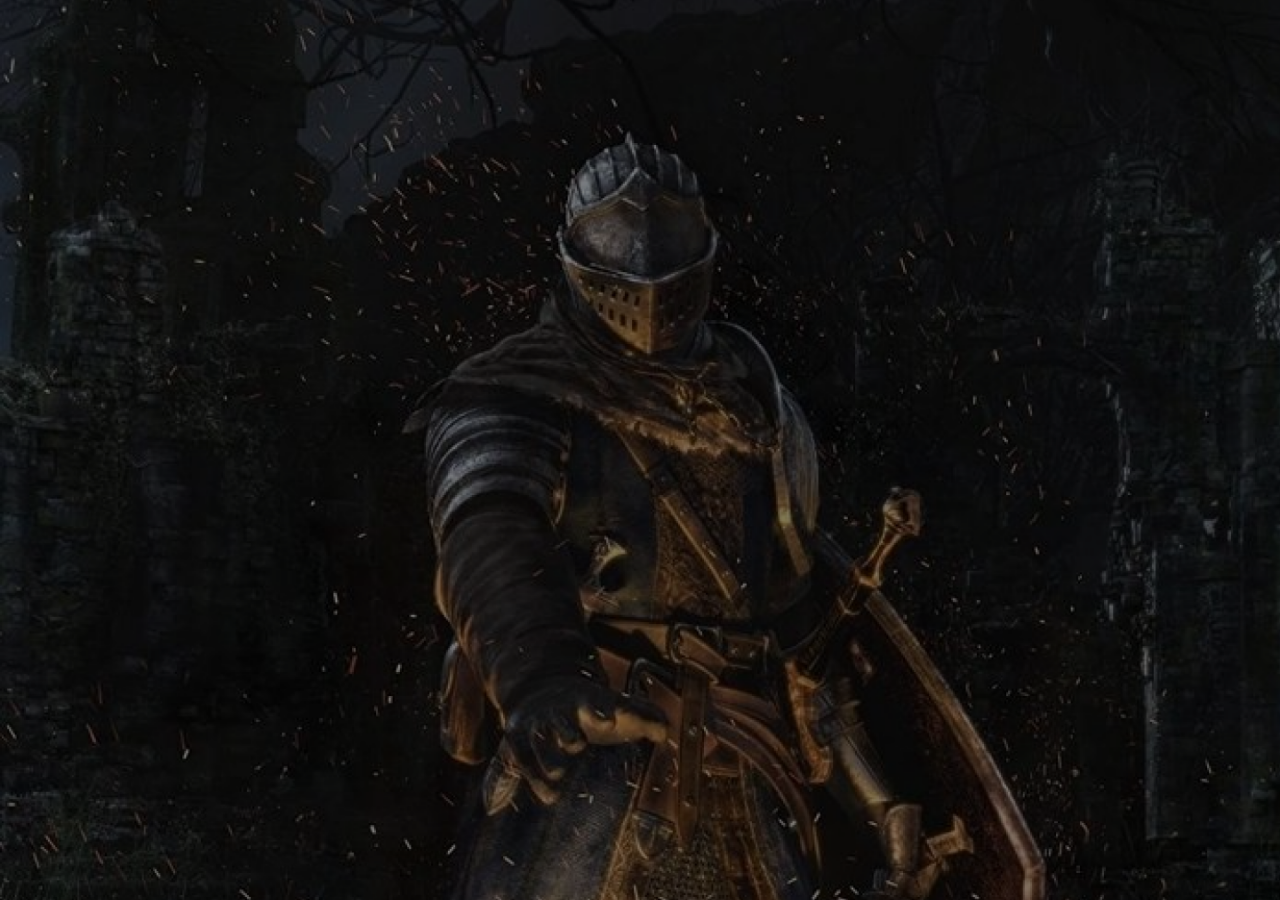
<file: index.html>
<!DOCTYPE html>
<html lang="en">

<head>
    <link rel="stylesheet" href="style.css">
    <title>Starting Page</title>
</head>

<body>
    <div class="container fade-in">
        <div class="title-box">
            <h1>DARK SOULS</h1>
            <h3>COVENANT TEST</h3>
            <button class="press" id="press-button">PRESS TO LOGIN</button>
        </div>
    </div>

    <script>
        const button = document.getElementById('press-button');

        button.addEventListener('click', () => {
            // Tambahkan kelas transisi keluar
            button.classList.add('fade-out');

            // Tunggu efek transisi selesai (0.8s) sebelum berpindah halaman
            setTimeout(() => {
                window.location.href = '/Page/login/login.html';
            }, 800);
        });
    </script>
</body>

</html>
</file>
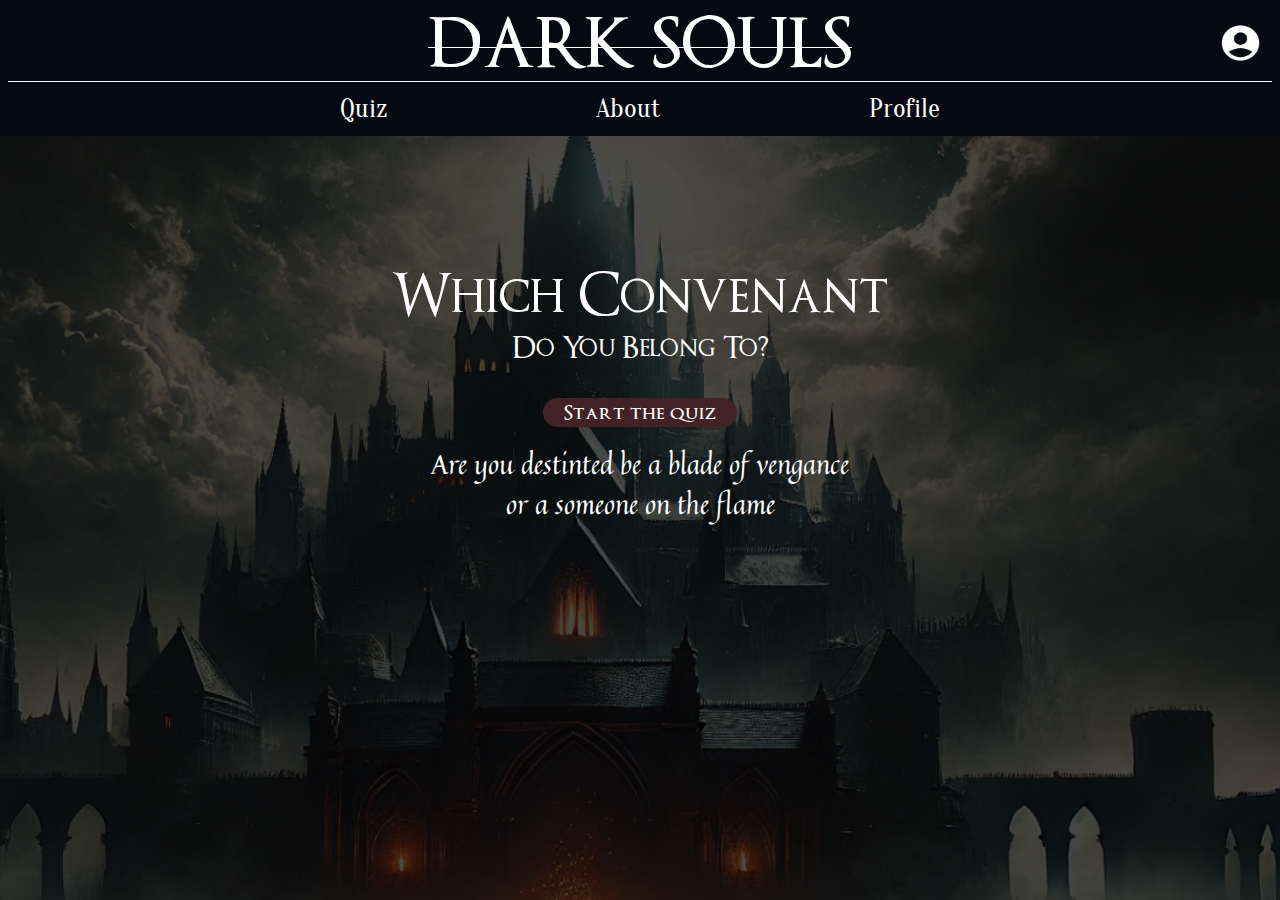
<file: Page/dashboard/dashboard.html>
<!DOCTYPE html>
<html lang="en">

<head>
    <meta charset="UTF-8">
    <meta name="viewport" content="width=device-width, initial-scale=1.0">
    <title>Dashboard</title>
    <link rel="stylesheet" href="dashstyle.css">
    <link rel="preconnect" href="https://fonts.googleapis.com">
    <link rel="preconnect" href="https://fonts.gstatic.com" crossorigin>
    <link href="https://fonts.googleapis.com/css2?family=Oranienbaum&display=swap" rel="stylesheet">
    <link rel="preconnect" href="https://fonts.googleapis.com">
    <link rel="preconnect" href="https://fonts.gstatic.com" crossorigin>
    <link href="https://fonts.googleapis.com/css2?family=Oranienbaum&family=Quintessential&display=swap"rel="stylesheet">
    <link rel="preconnect" href="https://fonts.googleapis.com">
    <link rel="preconnect" href="https://fonts.gstatic.com" crossorigin>
    <link href="https://fonts.googleapis.com/css2?family=Neucha&family=Oranienbaum&family=Quintessential&display=swap"rel="stylesheet">
</head>

<body>
    <iframe width="0" height="0" scrolling="no" frameborder="no" style="display: none;"
        src="https://w.soundcloud.com/player/?url=https%3A//soundcloud.com/praise-the-music/gravelord-nito&color=%23ff5500&auto_play=true&loop=true">
    </iframe>
    <div class="container">
        <div class="nav">
            <div class="navtitle">
                <nav class="title">
                    <h1>DARK SOULS</h1>
                </nav>
                <nav class="img"><img src="/Asset/Profile/Profile.png" alt=""></nav>
            </div>
            <div class="navmenu">
                <ul>
                    <li onclick="showContent('quiz')">Quiz</li>
                    <li onclick="showContent('about')">About</li>
                    <li onclick="showContent('profile')">Profile</li>
                </ul>
            </div>
        </div>
        <div class="content">
            <div id="quiz" class="content-section">
                <div class="quizcontain">
                <div class="quiz-title">
                    <h1>Which Convenant</h1>
                    <h3>Do You Belong To?</h3>
                </div>
                <button class="btnquiz">Start the quiz</button>
                <div class="quiz-desk">
                    <p>Are you destinted be a blade of vengance</p>
                    <p>or a someone on the flame</p>
                </div>
                </div>
            </div>
            <div id="about" class="content-section">
                <div class="aboutcontain">
                    <h2>DARK SOULS</h2>
                    <div class="abouttext">
                        <p>Dark Souls Covenant Test adalah sebuah kuis interaktif yang dirancang untuk
                            membantu Anda menemukan covenant mana yang paling cocok dengan kepribadian,
                            nilai, dan gaya bermain Anda dalam dunia Dark Souls. Setiap covenant di dalam game
                            memiliki filosofi, tujuan, dan keunikan tersendiri, dan kuis ini memberikan cara
                            menarik untuk mengeksplorasi ikatan Anda dengan salah satunya.</p>
                        <button class="btnabout" onclick="showContent('aboutmore')">Read More</button>
                    </div>
                    <div class="aboutimg">
                        <img src="/Asset/About/char.png" alt="Character Image">
                    </div>
                </div>
            </div>
            <div id="aboutmore" class="content-section">
                <div class="aboutcontain">
                    <h2>Apa itu Covenant di Dark Souls?</h2>
                    <div class="abouttext">
                        <p>Covenant adalah fraksi atau kelompok dalam Dark Souls yang menawarkan mekanika permainan
                        khusus, hadiah unik, dan lore yang mendalam. Bergabung dengan covenant mencerminkan pilihan
                        moral atau takdir pemain di dunia gelap dan penuh bahaya Lordran, Drangleic, atau Lothric. 
                        Beberapa Covenant yang ditampilkan:</p>
                        <ol>
                            <li>Warrior Of Sunlight</li>
                            <li>Princess's Guard</li>
                            <li>Darkwraith</li>
                            <li>Gravelord Servant</li>
                            <li>Forest Hunter</li>
                            <li>Blade of the Darkmoon</li>
                            <li>Chaos Servant</li>
                            <li>Path of the Dragon</li>
                            <li>Undead Legion</li>
                        </ol>
                    </div>
                    <div class="aboutimg">
                        <img src="/Asset/About/char.png" alt="Character Image">
                    </div>
                </div>
            </div>
            <div id="profile" class="content-section">
                <div class="profile-container">
                    
                    <div class="left">
                        <div class="border">
                            <div class="border-container">
                                <img src="/Asset/Profile/border.png" alt="">
                            </div>
                            <div class="border-content">
                                <div class="content-char">
                                    <img id="cov-char-left" src="/Asset/Profilee convenant/Gravelord Servant/Nito, First of the Dead.png" alt="">
                                </div>
                                <div class="content-main">
                                    <table>
                                        <tr>
                                            <td><img src="/Asset/Register login/mahkota.png" alt=""></td>
                                            <td>
                                                <p id="username">Username</p>
                                            </td>
                                        </tr>
                                        <tr>
                                            <td><img src="/Asset/Register login/tameng.png" alt=""></td>
                                            <td>
                                                <p id="email">Email</p>
                                            </td>
                                        </tr>
                                        <tr>
                                            <td><button class="btnstartagn">start again</button></td>
                                        </tr>
                                    </table>
                                </div>
                            </div>
                        </div>
                        <div class="cov-name-left">
                            <img src="/Asset/Profilee convenant/Darkwhraith/Buku.png" alt="">
                            <p id="cov-name" class="cov-name">Gravelord Servant</p>
                        </div>
                    </div>
                    <div class="right">
                        <div class="right-top">
                            <div class="logo" id="logo">
                                <img src="/Asset/Profilee convenant/Gravelord Servant/Logo.png" alt="">
                            </div>
                            <div class="covenant">
                                <p id="nickname" class="nickname" >As a fearless leader</p>
                                <p id="cov-name" class="cov-name">Gravelord Servant</p>
                            </div>
                            <div class="logo" id="logo">
                                <img src="/Asset/Profilee convenant/Gravelord Servant/Logo.png" alt="">
                            </div>
                        </div>
                        <div class="right-mid">
                            <div class="welcome">
                                <p>Welcome to </p><p id="cov-name">Gravelord Servant</p>
                            </div>
                            <div class="cov-desk">
                                <p id="cov-desk">Gravelord Servant melambangkan kehancuran, kekacauan, dan kematian. Covenant ini
                                adalah kebalikan dari tema penyembuhan atau perlindungan, menyoroti sisi gelap
                                dan tak terelakkan dari siklus kehidupan dan kematian.</p>
                            </div>
                        </div>
                        <div class="right-bottom">
                            <p id="cov-name" class="cov-name">Gravelord Servant</p>
                            <div class="cov-alliance">
                                <div class="cov-img-1">
                                    <img src="/Asset/Profilee convenant/Gravelord Servant/Nito, First of the Dead_.png" alt="">
                                </div>
                                <div class="cov-img-2">
                                    <img src="/Asset/Profilee convenant/Gravelord Servant/Necromancer.png" alt="">
                                </div>
                                <div class="cov-img-3">
                                    <img src="/Asset/Profilee convenant/Gravelord Servant/skeleton.png" alt="">
                                </div>
                            </div>
                        </div>
                    </div>
                </div>
            </div>
        </div>
    </div>

    <script>
        function showContent(section) {
                const sections = document.querySelectorAll('.content-section');

                sections.forEach((sectionElement) => {
                    if (sectionElement.id === section) {
                        // Tambahkan kelas aktif dengan sedikit jeda
                        setTimeout(() => {
                            sectionElement.classList.add('active');
                            sectionElement.style.display = 'block';
                        }, 50);
                    } else {
                        // Hapus kelas aktif untuk bagian yang lain
                        sectionElement.classList.remove('active');
                        setTimeout(() => {
                            sectionElement.style.display = 'none';
                        }, 500); // Sesuaikan durasi dengan CSS transition
                    }
                });

                // Ubah latar belakang jika diperlukan
                if (section === 'profile') {
                    document.body.classList.add('active-profile');
                } else {
                    document.body.classList.remove('active-profile');
                }
            }

            // Default menampilkan bagian quiz saat halaman dimuat
            window.onload = function () {
                showContent('quiz');
            };
    </script>
</body>
</html>
</file>
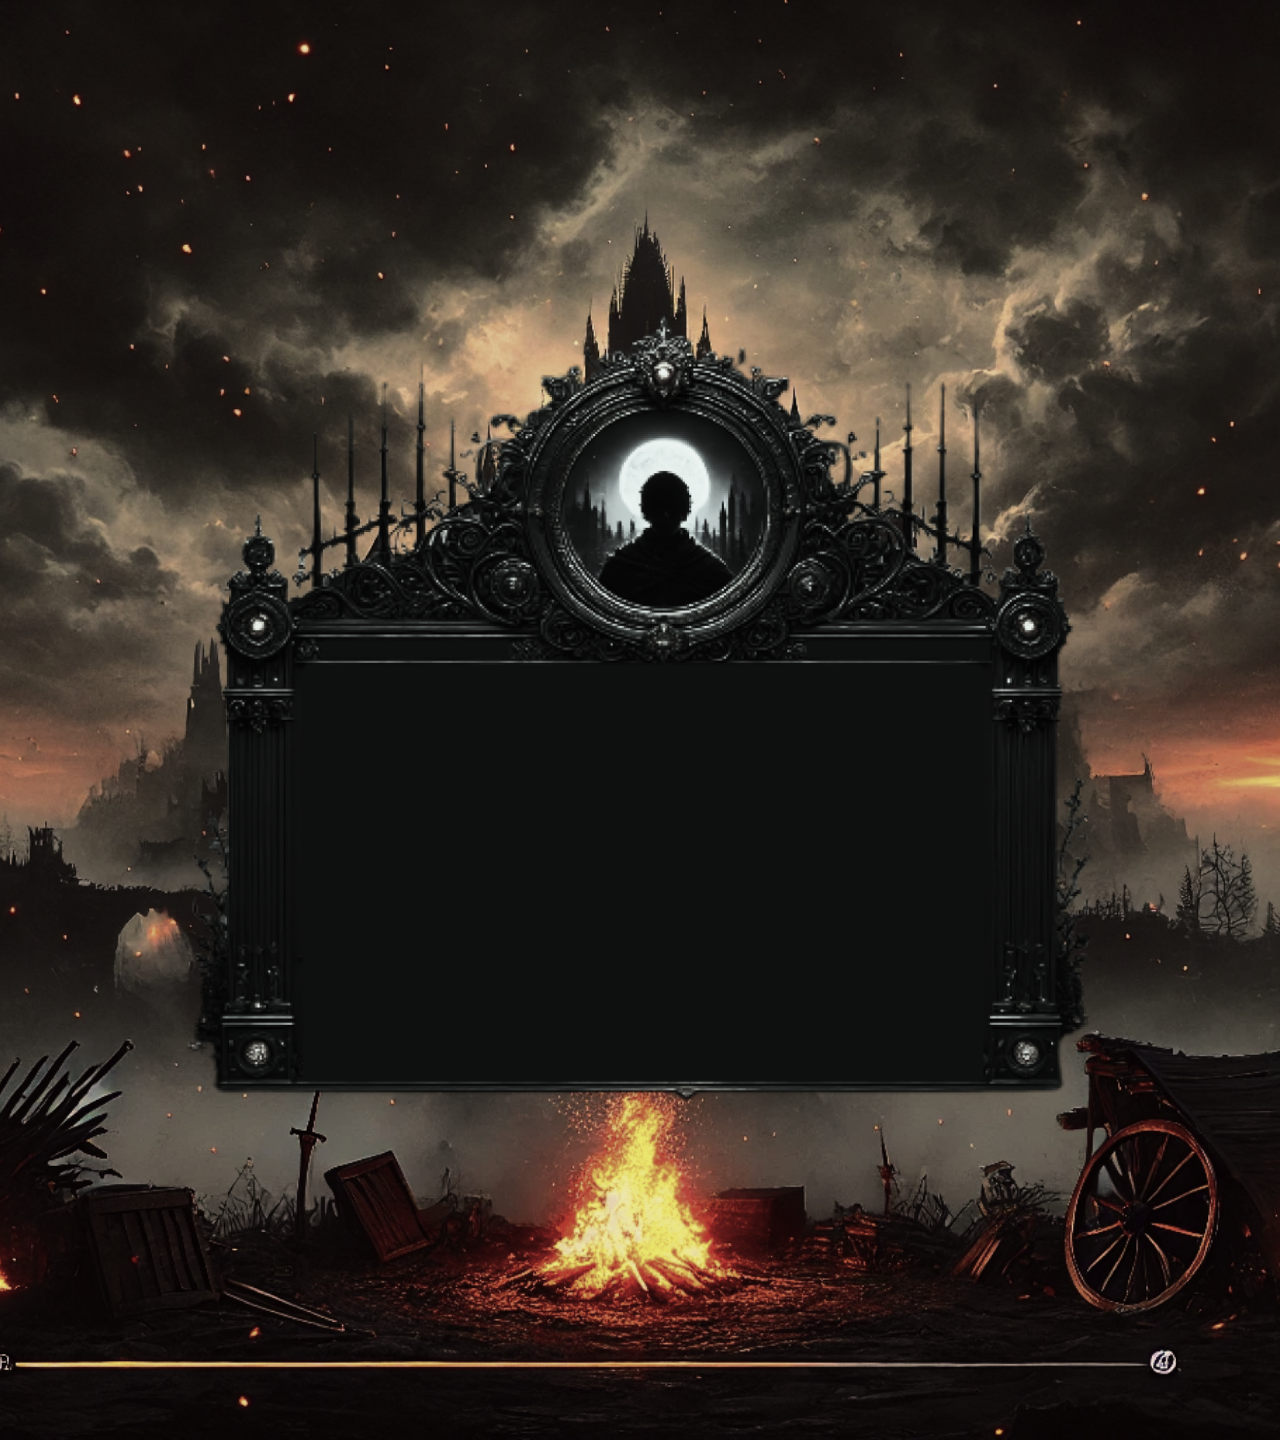
<file: Page/startquiz/startquiz.html>
<!DOCTYPE html>
<html lang="en">

<head>
    <meta charset="UTF-8">
    <meta name="viewport" content="width=device-width, initial-scale=1.0">
    <title>Start Quiz</title>
    <link rel="stylesheet" href="startstyle.css">
</head>

<body>
    <div class="container">
        <h1 class="title">DARK SOULS</h1>
        <div class="border">
            <img class="border-img" src="/Asset/Profile/border.png" alt="Border">
        </div>
        <div class="content">
            <div class="content-char">
                <img src="/Asset/Profile/Foto Char.png" alt="Character">
            </div>
            <div class="content-main">
                <table>
                    <tr>
                        <td><img src="/Asset/Register login/mahkota.png" alt="Mahkota"></td>
                        <td>
                            <p id="username">Username</p>
                        </td>
                    </tr>
                    <tr>
                        <td><img src="/Asset/Register login/tameng.png" alt="Tameng"></td>
                        <td>
                            <p id="email">Email</p>
                        </td>
                    </tr>
                    <tr>
                        <td>
                            <button class="btnstart">Start Quiz</button>
                        </td>
                    </tr>
                </table>
            </div>
        </div>
    </div>

    <!-- Tambahkan script di sini -->
    <script>
        document.addEventListener('DOMContentLoaded', () => {
            document.querySelector('.btnstart').addEventListener('click', () => {
                const container = document.querySelector('.container');
                console.log(container); // Memastikan elemen ditemukan
                container.classList.add('fade-out');

                setTimeout(() => {
                    window.location.href = '/Page/quiz/quiz.html';
                }, 2000); 
            });
        });
    </script>
</body>

</html>
</file>
<file: style.css>
* {
    margin: 0;
    padding: 0;
    box-sizing: border-box;
}

body {
    background-image: url('Asset/DarkSoul/Background.png');
    background-color: black;
    background-size: cover;
    background-repeat: no-repeat;
    overflow: hidden;
}

@font-face {
    font-family: 'OptimusPrincepsSemiBold';
    src: url('Asset/Video&Font/OptimusPrincepsSemiBold.ttf') format('truetype');
}

@font-face {
    font-family: 'OptimusPrinceps';
    src: url('Asset/Video&Font/OptimusPrinceps.ttf') format('truetype');
}

.container {
    display: flex;
    justify-content: center;
    align-items: center;
    height: 100vh;
    opacity: 1;
    transition: opacity 0.8s ease-in-out;
}

.container.fade-in {
    opacity: 0;
    animation: fadeIn 1s forwards;
}

@keyframes fadeIn {
    to {
        opacity: 1;
    }
}

.title-box {
    display: flex;
    justify-content: center;
    align-items: center;
    flex-direction: column;
    color: white;
}

h1 {
    font-family: 'OptimusPrincepsSemiBold';
    font-size: 6.25vmax;
    text-decoration: line-through 0.25vmax;
}

h3 {
    font-family: 'OptimusPrinceps';
    font-size: 2.474vmax;
    font-weight: 50;
    margin-top: -1.302vmax;
}

.press {
    font-family: 'OptimusPrincepsSemiBold';
    font-size: 1.563vmax;
    background: none;
    border: none;
    color: #FFD700;
    -webkit-text-stroke: white 0.007vmax;
    text-shadow: 0 0 0.651vmax #FFD700, 0 0 1.302vmax #FFD700, 0 0 1.953vmax #FFD700;
    transition: all 0.3s ease;
    cursor: pointer;
    margin-top: 1.953vmax;
}

.press:hover {
    transform: scale(1.1);
    text-shadow: 0 0 1.302vmax #FFD700, 0 0 1.953vmax #FFD700, 0 0 2.604vmax #FFD700, 0 0 3.255vmax #FFD700;
}

.press.fade-out {
    transform: scale(1.5);
    text-shadow: 0 0 2vmax #FFD700, 0 0 4vmax #FFD700, 0 0 6vmax rgba(255, 215, 0, 0);
    opacity: 0;
    transition: all 0.8s ease-in-out;
}
</file>
<file: Page/dashboard/dashstyle.css>
* {
    margin: 0;
    padding: 0;
    box-sizing: border-box;
}

body {
    background-image: url('../../Asset/About/background.png');
    background-color: black;
    background-size: cover;
    background-repeat: no-repeat;
    background-position: center;
    background-position-y: 10.612vmax;

}

@font-face {
    font-family: 'OptimusPrincepsSemiBold';
    src: url('../../Asset/Video&Font/OptimusPrincepsSemiBold.ttf') format('truetype');
}

@font-face {
    font-family: 'OptimusPrinceps';
    src: url('../../Asset/Video&Font/OptimusPrinceps.ttf') format('truetype');
}

@font-face {
    font-family: 'Oranienbaum';
    src: url('../../Asset/Video&Font/Oranienbaum.ttf') format('truetype');
}

@font-face {
    font-family: 'Papyrus';
    src: url('../../Asset/Video&Font/papyrus.ttf') format('truetype');
}
.nav {
    display: flex;
    flex-direction: column;
    align-items: center;
    height: 10.612vmax;
    width: 100%;
    padding: 0.651vmax;
    color: white;
    background-color: #060911;
}

.navtitle {
    display: flex;
    align-items: center;
    border-bottom: 0.13vmax solid white;
    height: 6.51vmax;
    width: 100%;
    padding: 0.651vmax;
    position: relative;
}

.title {
    position: absolute;
    left: 50%;
    transform: translateX(-50%);
    font-family: 'OptimusPrincepsSemiBold';
    font-size: 2.604vmax;
    text-decoration: line-through 0.065vmax;
    white-space: nowrap;
}

.img {
    margin-left: auto;
}

.img img {
    width: 3.581vmax;
}

.navmenu {
    display: flex;
    justify-content: center;
    align-items: center;
    height: 4.102vmax;
    gap: 1.302vmax;
    list-style: none;
}

.navmenu ul {
    display: flex;
    padding: 0;
    margin-top: 0.586vmax;
    list-style: none;
    gap: 16.276vmax;
}

.navmenu li {
    font-family: 'Oranienbaum';
    font-size: 2.083vmax;
    color: white;
    cursor: pointer;
}

.navmenu li:hover {
    color: #f4b400;
}

.container{
    height: 100vh;
}

.content-section {
    margin: 15% 5% 15% 5%;
}

.quizcontain {
    display: flex;
    flex-direction: column;
    justify-content: center;
    align-items: center;
    margin-top: 10vmax;
}

#quiz {
    margin: 10vmax;
    margin-left: auto;
    height: auto;
    width: 100%;
    display: flex;
    flex-direction: column;
    justify-content: center;
    /* Memusatkan elemen secara vertikal */
    align-items: center;
    /* Memusatkan elemen secara horizontal */
    color: white;
    text-align: center;
}

.quiz-title {
    margin-bottom: 1.302vmax;
    /* Memberikan jarak antara judul dan elemen lainnya */
    text-align: center;
    font-family: 'OptimusPrinceps';
}

.quiz-title h1 {
    font-size: 4.557vmax;
    font-weight: 100;
    margin: 0;
}

.quiz-title h3 {
    font-size: 2.344vmax;
    font-weight: 100;
    margin: 0;
}

.btnquiz {
    color: white;
    font-family: 'OptimusPrincepsSemiBold';
    font-size: 1.563vmax;
    padding: 0.195vmax 1.628vmax;
    /* Menyatukan padding */
    border-radius: 1.302vmax;
    background-color: #432226;
    margin: 1.302vmax 0;
    /* Memberikan jarak antara tombol dan elemen lainnya */
    border: none;
    cursor: pointer;
    transition: background-color 0.3s;
}

.btnquiz:hover {
    background-color: #5a2d2f;
    /* Warna berubah saat di-hover */
}

.quiz-desk p{
    text-align: center;
    font-family: quintessential;
    font-size: 2.083vmax;
    max-width: 39.063vmax;
    /* Batas lebar teks agar tidak terlalu melebar */
    margin: 0 auto;
    /* Memastikan teks tetap di tengah */
}

.aboutcontain {
    display: flex;
    flex-wrap: wrap;
    /* Membuat elemen tetap rapi jika layar lebih kecil */
    align-items: center;
    /* Rata vertikal elemen */
    gap: 1.302vmax;
    /* Jarak antara teks dan gambar */
    color: white;
    padding: 1.302vmax;
}

.abouttext {
    flex: 1 1 60%;
    width: 20%;
    /* Mengatur teks mengambil 60% ruang, fleksibel */
    text-align: left;
}

.aboutcontain h2 {
    font-family: 'OptimusPrincepsSemiBold';
    width: 100%;
    font-size: 4.557vmax;
    margin-bottom: 1.302vmax;
}

.abouttext p {
    font-family: Oranienbaum;
    font-size: 1.563vmax;
    line-height: 1.5;
    margin: 0;
}

.abouttext ol {
    font-family: Oranienbaum;
    font-size: 1.563vmax;
    line-height: 1.5;
    margin: 0;
    margin-left: 1.628vmax;
    margin-top: 0.651vmax;
}

.btnabout {
    margin-top: 1.302vmax;
    /* Jarak atas tombol */
    font-family: 'OptimusPrincepsSemiBold';
    font-size: 1.563vmax;
    color: white;
    background-color: rgba(255, 215, 0, 0.8);
    border-radius: 1.302vmax;
    padding: 0.651vmax 1.628vmax;
    border: none;
    cursor: pointer;
    transition: background-color 0.3s;
}

.btnabout:hover {
    background-color: rgba(255, 215, 0, 1);
}

.aboutimg {
    flex: 1 1 30%;
    width: 30%;
    /* Mengatur gambar mengambil 40% ruang, fleksibel */
    text-align: center;
}

.aboutimg img {
    width: 100%;
    height: auto;
    /* Menjaga proporsi gambar */
    max-width: 26.042vmax;
    /* Membatasi lebar gambar maksimal */
    display: inline-block;
}

body.active-profile {
    background:
            linear-gradient(135deg, #0C0C0D 0%, transparent 100%),
            linear-gradient(135deg, #1E1E1E 0%, transparent 100%),
            linear-gradient(135deg, #BFAF5F 80%, transparent 28%),
            linear-gradient(135deg, #A38949 100%, transparent 100%);
    background-size: cover;
    background-repeat: no-repeat;
    background-position: center;
    background-position-y: 10.612vmax;
}

.profile-container {
    display: flex;
    margin-top: -14.8vmax;
    height: 100vh;
}

.left {
    width: 40%;
    height: auto;
    display: flex;
    flex-direction: column;
    justify-content: center;
    align-items: center;
}

.border {
    width: 100%;
    height: auto;
}

.border-container img {
    position: absolute;
    width: 50vmax;
    margin-top: 7vmax;
    margin-left: -10vmax;
    z-index: -99;
}

.border-content {
    display: flex;
    justify-content: center;
    align-items: center;
    margin-left: -10vmax;
    margin-top: 21vmax;
}

.content-char img {
    width: 14vmax;
    height: auto;
}

table {
    border-spacing: 0.326vmax;
}

td img {
    width: 3vmax;
}

p {
    font-family: oranienbaum;
    font-size: 1.5vmax;
    color: white;
    margin-left: -5vmax;
}

.btnstartagn {
    color: white;
    font-family: 'OptimusPrincepsSemiBold';
    font-size: 1vmax;
    padding: 0.195vmax 1.628vmax;
    /* Menyatukan padding */
    border-radius: 1.302vmax;
    margin-top: 10%;
    background-color: #432226;
    /* Memberikan jarak antara tombol dan elemen lainnya */
    border: none;
    cursor: pointer;
    transition: background-color 0.3s;
}

.btnedit:hover {
    background-color: #5a2d2f;
    /* Warna berubah saat di-hover */
}

.cov-name-left{
    display: flex;
    flex-direction: row;
    justify-content:space-between;
    gap: 6vmax;
    align-items: center;
    margin: 3.5vmax;
    margin-bottom: 1.5vmax;
    margin-left: -2vmax;
    background:rgba(11, 11, 11, 0.5);
    border-radius: 20px;
    padding: 0.5vmax 2vmax;
}

.cov-name-left p{
    font-family: 'OptimusPrincepsSemiBold';
    font-size: 2.083vmax;
}

.cov-name-left img{
    width: 3vmax;
}

.right {
    width: 60%;
    height: auto;
    display: flex;
    flex-direction: column;
    justify-content: center;
    align-items: center;
    border-left: solid white;
}

.right-top{
    display: flex;
    justify-content:space-between;
    gap: 8vmax;
    align-items: center;
    margin-right: -5vmax;
    margin-top: -1vmax;
}

.logo img{
    width: 13vmax;
}

.covenant{
    display: flex;
    flex-direction: column;
    justify-content: center;
    align-items: center;
    margin-right: -5vmax;
}

.cov-name{
    font-family: 'OptimusPrincepsSemiBold';
    font-size: 2.083vmax;
    text-align: center;
}

.nickname{
    font-family: Papyrus;
    font-size: 1.628vmax;
    text-align: center;
}

.logo{
    margin: 1vmax;
}

.right-mid{
    margin-right: -10vmax;
    margin-top: -2vmax;
}

.welcome{
    display: flex;
    justify-content:center;
    width: auto;
    gap: 1.5vmax;
}

.welcome p{
    font-family: 'Papyrus';
    padding: 2vmax;
}

.cov-desk{
    display: flex;
    justify-content: center;
    align-items: center;
    width: 45vmax;
    height: 10vmax;
    margin-top: -3vmax;
}

.cov-desk p{
    font-family: Neucha;
}

.right-bottom{
    display: flex;
    flex-direction: column;
    margin-right: -10vmax;
}

.cov-alliance{
    display: flex;
    gap: 3vmax;
    margin-top: 2vmax;
}

.cov-alliance img{
    width: 14vmax;
    height: 15vmax;
}

.content-section {
    opacity: 0;
    transform: translateY(20px);
    transition: opacity 0.5s ease-in-out, transform 0.5s ease-in-out;
    display: none;
}

.content-section.active {
    opacity: 1;
    transform: translateY(0);
    display: block;
    /* Tampilkan bagian aktif */
}
</file>
<file: Page/startquiz/startstyle.css>
* {
    margin: 0;
    padding: 0;
    box-sizing: border-box;
}

body {
    background-image: url('../../Asset/Profile/Background.png');
    background-color: black;
    background-size: cover;
    background-repeat: no-repeat;
    background-position: center;
}

.container {
    position: relative;
    display: flex;
    flex-direction: column;
    justify-content: center;
    align-items: center;
    height: 160vh;
}

.title {
    position: absolute;
    text-align: center;
    font-family: OptimusPrincepsSemiBold;
    font-size: 4.167vmax;
    color: white;
    text-decoration: line-through 0.13vmax;
    top: 2vmax;
    opacity: 0; /* Awal tidak terlihat */
    animation: fade-in 1s ease-out 2.5s forwards; /* Muncul memudar setelah content selesai */
}

.border {
    width: 100%;
    height: auto;
    display: flex;
    justify-content: center;
    align-items: center;
}

.border-img {
    position: absolute;
    width: 100vmax;
    z-index: -100;
    margin-top: 45vmax;
    animation: slide-in-bounce 1.5s ease-out forwards;
}

.content {
    display: flex;
    justify-content: center;
    align-items: center;
    margin-left: -13%;
    margin-top: 22vmax;
    opacity: 0; /* Awal tidak terlihat */
    animation: fade-in 1s ease-out 1.5s forwards; /* Muncul memudar setelah border selesai */
}

.content-char img {
    width: 24vmax;
    height: auto;
}

table {
    border-spacing: 0.326vmax;
}

td img {
    width: 4vmax;
}

p {
    font-family: oranienbaum;
    font-size: 2.083vmax;
    color: white;
    margin-left: -6.51vmax;
}

.btnstart {
    color: white;
    font-family: OptimusPrincepsSemiBold;
    font-size: 1.563vmax;
    padding: 0.195vmax 1.628vmax;
    border-radius: 1.302vmax;
    margin-top: 10%;
    background-color: #432226;
    border: none;
    cursor: pointer;
    transition: background-color 0.3s;
    z-index: 2;
}

.btnstart:hover {
    background-color: #5a2d2f;
}

/* Animasi slide-in dengan memantul */
/* Animasi slide-in dengan memantul */
@keyframes slide-in-bounce {
    0% {
        transform: translateY(-100%);
        /* Mulai dari atas */
        opacity: 0;
        /* Tidak terlihat */
    }

    80% {
        transform: translateY(0);
        /* Posisi akhir */
        opacity: 1;
        /* Terlihat */
    }

    90% {
        transform: translateY(-5%);
        /* Memantul sedikit */
    }

    100% {
        transform: translateY(0);
        /* Kembali ke posisi akhir */
    }
}

@keyframes fade-in {
    from {
        opacity: 0;
    }
    to {
        opacity: 1;
    }
}

/* Efek blur dan memudar */
.container.fade-out::after {
    content: "";
    position: absolute;
    top: 0;
    left: 0;
    width: 100%;
    height: 100%;
    background: radial-gradient(circle, transparent 30%, rgba(0, 0, 0, 0.8) 70%);
    filter: blur(10px);
    z-index: 1;
    pointer-events: none;
    animation: blur-effect 3s forwards;
}

/* Tombol tetap terlihat */
.btnstart {
    z-index: 2;
    position: relative;
}

/* Animasi memudar seluruh container */
@keyframes blur-effect {
    0% {
        opacity: 1;
    }
    100% {
        opacity: 0;
    }
}

@keyframes fade-all {
    0% {
        opacity: 1;
    }
    100% {
        opacity: 0;
    }
}

.container.fade-out {
    animation: fade-all 3s forwards;
}

.icon {
    margin-right: 10px; /* Memberikan jarak antara gambar dan teks */
    vertical-align: middle; /* Menyelaraskan gambar dengan teks */
}

.info-text {
    display: inline-block; /* Membuat teks berada di sebelah gambar */
    vertical-align: middle; /* Menyelaraskan teks dengan gambar */
    margin: 0; /* Menghilangkan margin default */
    padding-left: 5px; /* Menambahkan padding kiri opsional */
}
</file>
